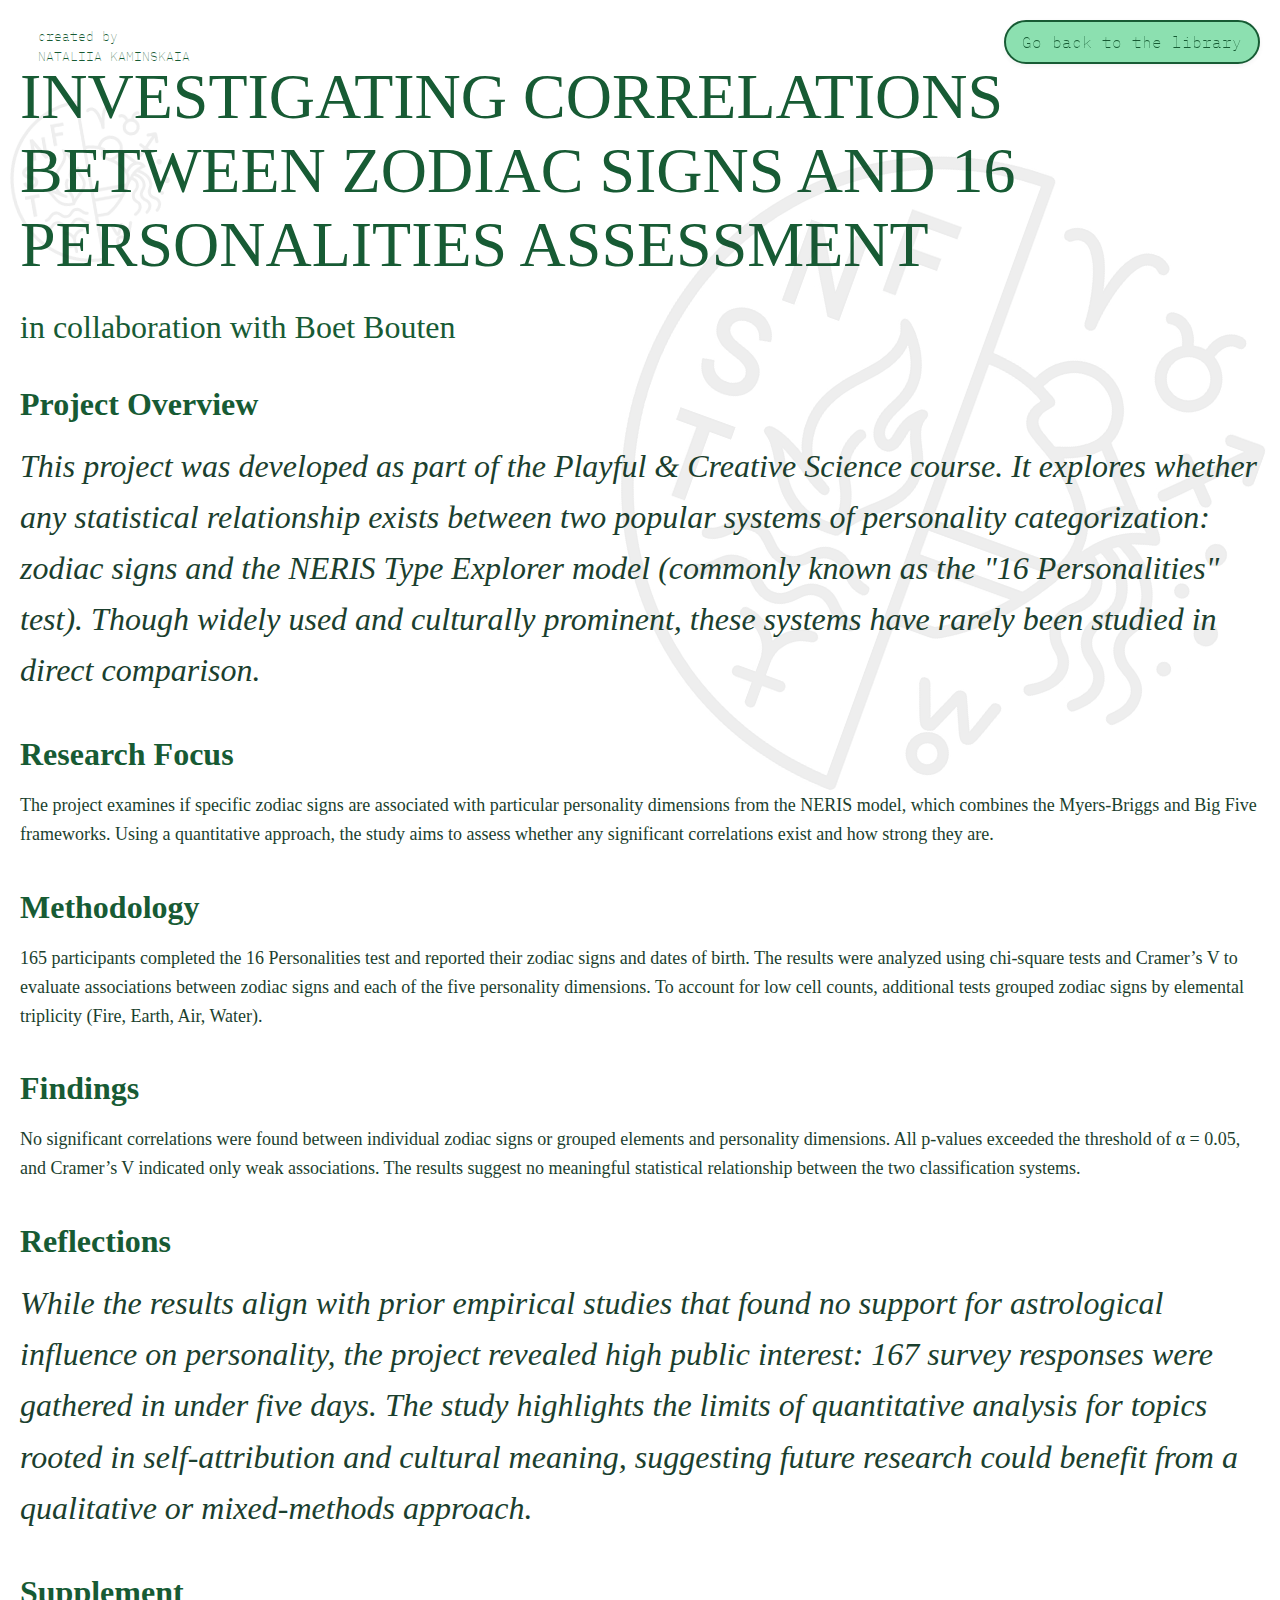
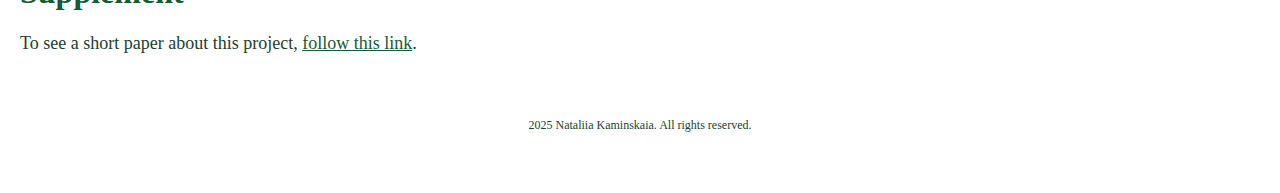
<file: main/mbti.html>
<!DOCTYPE html>
<html lang="en">
<head>
  <meta charset="UTF-8" />
  <meta name="viewport" content="width=device-width, initial-scale=1.0"/>
  <title>NOTA BENE PODCAST</title>
   <link rel="preconnect" href="https://fonts.googleapis.com">
  <link rel="preconnect" href="https://fonts.gstatic.com" crossorigin>
  <link href="https://fonts.googleapis.com/css2?family=Baskervville:ital,wght@0,400..700;1,400..700&display=swap" rel="stylesheet">  <link href="https://fonts.googleapis.com/css2?family=IBM+Plex+Mono&display=swap" rel="stylesheet">
  <link rel="stylesheet" href="mbti.css" />
</head>
<body> 
    <a href="../index.html" class="sticky-back">Go back to the library</a>
        
    <div id="top-left">
        <p class="byline">created by</p>
        <p class="author">NATALIIA KAMINSKAIA</p>
      </div>

      <img src="mbti-assets/zodiac.png" class="symbol symbol-top-left" alt="" />
      <img src="mbti-assets/zodiac.png" class="symbol symbol-bottom-right" alt="" />
      <img src="mbti-assets/zodiac.png" class="symbol symbol-bottom-left" alt="" />
      
   <main class="container">
    <h1>INVESTIGATING CORRELATIONS<br>BETWEEN ZODIAC SIGNS AND 16<br>PERSONALITIES ASSESSMENT</h1>
    <h2>in collaboration with Boet Bouten</h2>

    <section>
      <h3>Project Overview</h3>
      <p><em>
        This project was developed as part of the Playful & Creative Science course. It explores whether any statistical relationship exists between two popular systems of personality categorization: zodiac signs and the NERIS Type Explorer model (commonly known as the "16 Personalities" test). Though widely used and culturally prominent, these systems have rarely been studied in direct comparison.
      </em></p>
    </section>

    <section>
      <h3>Research Focus</h3>
      <p>
        The project examines if specific zodiac signs are associated with particular personality dimensions from the NERIS model, which combines the Myers-Briggs and Big Five frameworks. Using a quantitative approach, the study aims to assess whether any significant correlations exist and how strong they are.
      </p>
    </section>

    <section>
      <h3>Methodology</h3>
      <p>
        165 participants completed the 16 Personalities test and reported their zodiac signs and dates of birth. The results were analyzed using chi-square tests and Cramer’s V to evaluate associations between zodiac signs and each of the five personality dimensions. To account for low cell counts, additional tests grouped zodiac signs by elemental triplicity (Fire, Earth, Air, Water).
      </p>
    </section>

    <section>
      <h3>Findings</h3>
      <p>
        No significant correlations were found between individual zodiac signs or grouped elements and personality dimensions. All p-values exceeded the threshold of α = 0.05, and Cramer’s V indicated only weak associations. The results suggest no meaningful statistical relationship between the two classification systems.
      </p>
    </section>

    <section>
      <h3>Reflections</h3>
      <p><em>
        While the results align with prior empirical studies that found no support for astrological influence on personality, the project revealed high public interest: 167 survey responses were gathered in under five days. The study highlights the limits of quantitative analysis for topics rooted in self-attribution and cultural meaning, suggesting future research could benefit from a qualitative or mixed-methods approach.
      </em></p>
    </section>

    <section>
      <h3>Supplement</h3>
      <p>
        To see a short paper about this project, <a href="https://drive.google.com/file/d/188M-xVlRSeaKRf5-dH_zFIIEDG5Zp8JX/view?usp=sharing" target="_blank">follow this link</a>.
      </p>
    </section>

    <footer>
      2025 Nataliia Kaminskaia. All rights reserved.
    </footer>
  </main>
</body>
</html>
</file>
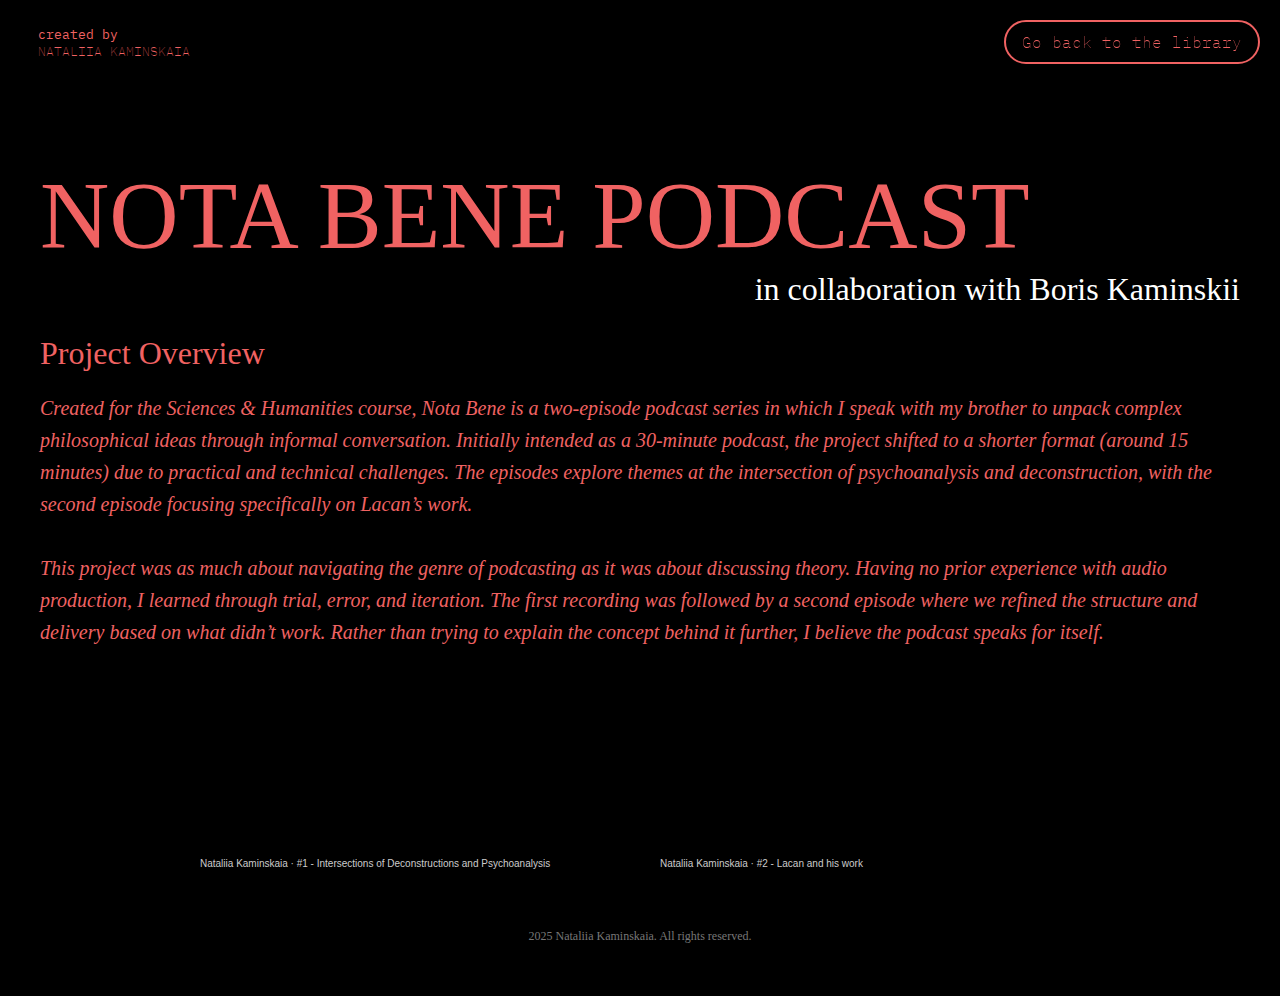
<file: main/nota-bene.html>
<!DOCTYPE html>
<html lang="en">
<head>
  <meta charset="UTF-8" />
  <meta name="viewport" content="width=device-width, initial-scale=1.0"/>
  <title>NOTA BENE PODCAST</title>
   <link rel="preconnect" href="https://fonts.googleapis.com">
  <link rel="preconnect" href="https://fonts.gstatic.com" crossorigin>
  <link href="https://fonts.googleapis.com/css2?family=Baskervville:ital,wght@0,400..700;1,400..700&display=swap" rel="stylesheet">  <link href="https://fonts.googleapis.com/css2?family=IBM+Plex+Mono&display=swap" rel="stylesheet">
  <link rel="stylesheet" href="nota-bene.css" />
</head>
<body>
    <a href="../index.html" class="sticky-back">Go back to the library</a>
        
    <div id="top-left">
        <p class="byline">created by</p>
        <p class="author">NATALIIA KAMINSKAIA</p>
      </div>


  <main class="section">
    <h1>NOTA BENE PODCAST</h1>
    <h2>in collaboration with Boris Kaminskii</h2>

    <div class="section-title">Project Overview</div>
    <p class="section-text">
Created for the Sciences & Humanities course, Nota Bene is a two-episode podcast series in which I speak with my brother to unpack complex philosophical ideas through informal conversation. Initially intended as a 30-minute podcast, the project shifted to a shorter format (around 15 minutes) due to practical and technical challenges. The episodes explore themes at the intersection of psychoanalysis and deconstruction, with the second episode focusing specifically on Lacan’s work.
<br><br>
      This project was as much about navigating the genre of podcasting as it was about discussing theory. Having no prior experience with audio production, I learned through trial, error, and iteration. The first recording was followed by a second episode where we refined the structure and delivery based on what didn’t work. Rather than trying to explain the concept behind it further, I believe the podcast speaks for itself.
    </p>
  </main>

  <div class="embed-row">
  <div class="embed">
    <iframe width="100%" height="166" scrolling="no" frameborder="no" allow="autoplay"
      src="https://w.soundcloud.com/player/?url=https%3A//api.soundcloud.com/tracks/1860350697&color=%235c2924&auto_play=false&hide_related=false&show_comments=true&show_user=true&show_reposts=false&show_teaser=true">
    </iframe>
    <div class="embed-meta">
      <a href="https://soundcloud.com/nataliia-kaminskaia" target="_blank">Nataliia Kaminskaia</a> · 
      <a href="https://soundcloud.com/nataliia-kaminskaia/1-tryout-nota-bene-podcast-intersections-of-deconstructions-and-psychoanalysis" target="_blank">
        #1 - Intersections of Deconstructions and Psychoanalysis
      </a>
    </div>
  </div>

  <div class="embed">
    <iframe width="100%" height="166" scrolling="no" frameborder="no" allow="autoplay"
      src="https://w.soundcloud.com/player/?url=https%3A//api.soundcloud.com/tracks/1860352875&color=%235c2924&auto_play=false&hide_related=false&show_comments=true&show_user=true&show_reposts=false&show_teaser=true">
    </iframe>
    <div class="embed-meta">
      <a href="https://soundcloud.com/nataliia-kaminskaia" target="_blank">Nataliia Kaminskaia</a> · 
      <a href="https://soundcloud.com/nataliia-kaminskaia/2-nota-bene-lacan-and-his-work" target="_blank">
        #2 - Lacan and his work
      </a>
    </div>
    </div>
    </div>


  <footer>
    <p>2025 Nataliia Kaminskaia. All rights reserved.</p>
  </footer>
</body>
</html>
</file>
<file: main/mbti.css>
body {
  margin: 0;
  padding: 0;
  background: white;
  font-family: 'Libre Baskerville', serif;
  color: #175b34;
  font-weight: 100;
}

.container {
  max-width: 1246px;
  margin: 60px auto;
  padding: 0 20px;
}

h1 {
  font-size: 64px;
  font-weight: 100;
  margin-bottom: 10px;
  color: #175b34;
}

h2 {
  font-size: 32px;
  font-weight: 100;
  margin-bottom: 40px;
}

/* === Top Left === */
#top-left {
  position: absolute;
  top: 0;
  left: 3vw;
  padding-top: 3vh;
  line-height: 1.32;
  text-align: left;
}
#top-left .byline {
  font-family: 'IBM Plex Mono', monospace;
  font-size: clamp(0.75rem, 1vw, 1rem);
  color: #175b34;
  margin: 0;
}
#top-left .author {
  font-family: 'IBM Plex Mono', monospace;
  font-weight: 100;
  font-size: clamp(0.75rem, 1vw, 1rem);
  color: #175b34;
  margin: 0;
}
.sticky-back {
  position: fixed;
  top: 20px;
  right: 20px;
  z-index: 999;

  font-family: 'IBM Plex Mono', monospace;
  font-size: 16px;
  font-weight: 100;

  padding: 10px 16px;
  border: 2px solid #175b34;
  color: #175b34;
  background-color: #8ce0b0;
  border-radius: 24px;
  text-decoration: none;
  box-shadow: 0 2px 5px rgba(0, 0, 0, 0.05);
  transition: all 0.2s ease;
}

.sticky-back:hover {
  background-color: #b5fcd4;
}

h3 {
  color: #175b34;
  font-size: 32px;
  margin-top: 40px;
  margin-bottom: 10px;
}

p {
  font-size: 18px;
  line-height: 1.6;
  color: #1b3f2e;
}

em {
  font-size: 32px;
  font-style: italic;
  color: #1b3f2e;
}

a {
  color: #175b34;
  text-decoration: underline;
}

footer {
  margin-top: 60px;
  text-align: center;
  font-size: 12px;
  color: #1b3f2e;
}

.symbol {
  position: absolute;
  z-index: 0;
  opacity: 0.08;
  pointer-events: none;
}

.symbol-top-left {
  top: 80px;
  left: -10px;
  width: 200px;
  transform: rotate(-10deg);
}

.symbol-bottom-right {
  bottom: 20px;
  right: -60px;
  width: 800px;
  transform: rotate(20deg);
}

.symbol-bottom-left {
  bottom: -800px;
  right: 1800px;
  width: 600px;
  transform: rotate(-40deg);
}
</file>
<file: main/nota-bene.css>
body {
  margin: 0;
  background-color: #000;
  color: #F06262;
  font-family: 'Libre Baskerville', serif;
  padding: 40px;
  position: relative;
}

h1 {
  font-size: 96px;
  margin-bottom: 0;
  font-weight: 100;
}

h2 {
  font-size: 32px;
  margin-top: 0;
  font-weight: 100;
  text-align: right;
  color: #ffffff;
}


/* === Top Left === */
#top-left {
  position: absolute;
  top: 0;
  left: 3vw;
  padding-top: 3vh;
  line-height: 1.32;
  text-align: left;
}
#top-left .byline {
  font-family: 'IBM Plex Mono', monospace;
  font-size: clamp(0.75rem, 1vw, 1rem);
  color: #F06262;
  margin: 0;
}
#top-left .author {
  font-family: 'IBM Plex Mono', monospace;
  font-weight: 100;
  font-size: clamp(0.75rem, 1vw, 1rem);
  color: #F06262;
  margin: 0;
}
.sticky-back {
  position: fixed;
  top: 20px;
  right: 20px;
  z-index: 999;

  font-family: 'IBM Plex Mono', monospace;
  font-size: 16px;
  font-weight: 100;

  padding: 10px 16px;
  border: 2px solid #F06262;
  color: #F06262;
  background-color: rgb(0, 0, 0);
  border-radius: 24px;
  text-decoration: none;
  box-shadow: 0 2px 5px rgba(0, 0, 0, 0.05);
  transition: all 0.2s ease;
}

.sticky-back:hover {
  background-color: #f0e6f5;
}

.section {
  max-width: 1264px;
  margin: 120px auto 40px;
}

.section-title {
  color: #F06262;
  font-size: 32px;
  margin-bottom: 12px;
}

.section-text {
  color: #F06262;
  font-size: 20px;
  line-height: 1.6;
  font-style: italic;
}

.embed-row {
  display: flex;
  justify-content: center;
  gap: 40px;
  flex-wrap: wrap;
  margin-top: 40px;
}

.embed {
  flex: 1 1 400px;
  max-width: 420px;
}



.embed-meta {
  font-size: 10px;
  color: #cccccc;
  font-family: 'Interstate', 'Lucida Grande', sans-serif;
  font-weight: 100;
  overflow: hidden;
  white-space: nowrap;
  text-overflow: ellipsis;
}

.embed-meta a {
  color: #cccccc;
  text-decoration: none;
}


iframe {
  width: 100%;
  height: 166px;
  border: none;
}

footer {
  text-align: center;
  color: #777;
  font-size: 12px;
  margin-top: 60px;
}
</file>
